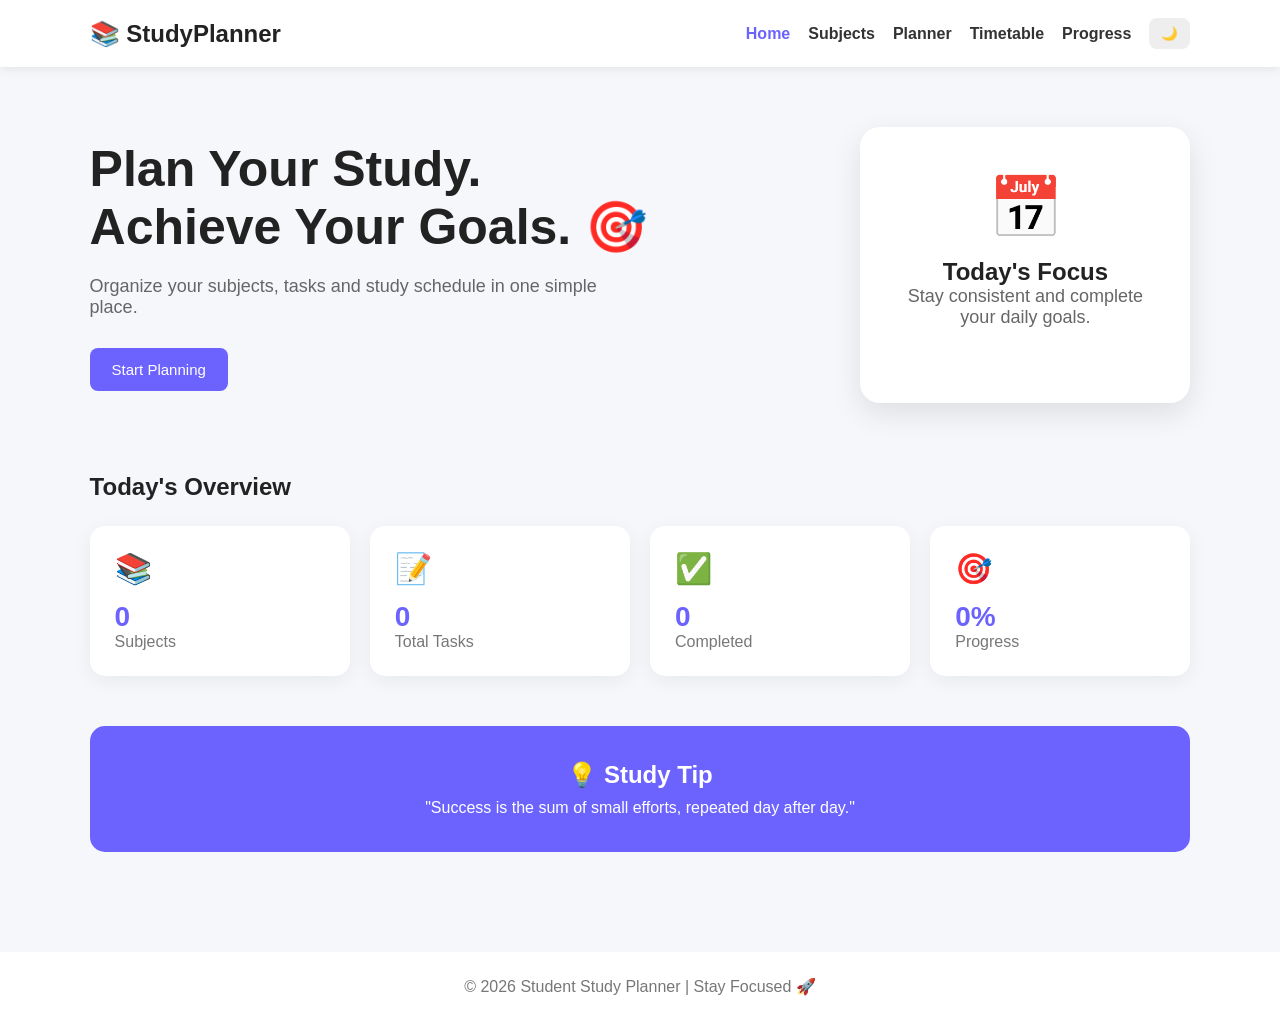
<file: index.html>
<!DOCTYPE html>
<html lang="en">

<head>
    <meta charset="UTF-8">
    <meta name="viewport" content="width=device-width, initial-scale=1.0">
    <title>Study Planner - Dashboard</title>
    <link rel="stylesheet" href="css/style.css">
</head>

<body>

    <header>
        <div class="logo">📚 StudyPlanner</div>

        <nav>
            <a href="index.html" class="active">Home</a>
            <a href="subjects.html">Subjects</a>
            <a href="planner.html">Planner</a>
            <a href="timetable.html">Timetable</a>
            <a href="progress.html">Progress</a>
            <button type="button" id="darkModeToggle" aria-label="Toggle dark mode" aria-pressed="false" title="Toggle dark mode" onclick="toggleDarkMode()">🌙</button>
        </nav>
    </header>

    <main>

        <section class="hero">
            <div>
                <h1>Plan Your Study.<br>Achieve Your Goals. 🎯</h1>
                <p>
                    Organize your subjects, tasks and study schedule
                    in one simple place.
                </p>

                <a href="planner.html" class="btn">
                    Start Planning
                </a>
            </div>

            <div class="hero-card">
                <div class="calendar-icon">📅</div>
                <h2>Today's Focus</h2>
                <p>Stay consistent and complete your daily goals.</p>
            </div>
        </section>


        <section class="dashboard">

            <h2>Today's Overview</h2>

            <div class="cards">

                <div class="card">
                    <div class="card-icon">📚</div>
                    <h3 id="subjectCount">0</h3>
                    <p>Subjects</p>
                </div>

                <div class="card">
                    <div class="card-icon">📝</div>
                    <h3 id="taskCount">0</h3>
                    <p>Total Tasks</p>
                </div>

                <div class="card">
                    <div class="card-icon">✅</div>
                    <h3 id="completedCount">0</h3>
                    <p>Completed</p>
                </div>

                <div class="card">
                    <div class="card-icon">🎯</div>
                    <h3 id="progressCount">0%</h3>
                    <p>Progress</p>
                </div>

            </div>

        </section>


        <section class="quote">
            <h2>💡 Study Tip</h2>
            <p>
                "Success is the sum of small efforts, repeated day after day."
            </p>
        </section>

    </main>

    <footer>
        <p>© 2026 Student Study Planner | Stay Focused 🚀</p>
    </footer>

    <script src="js/script.js"></script>

</body>

</html>
</file>
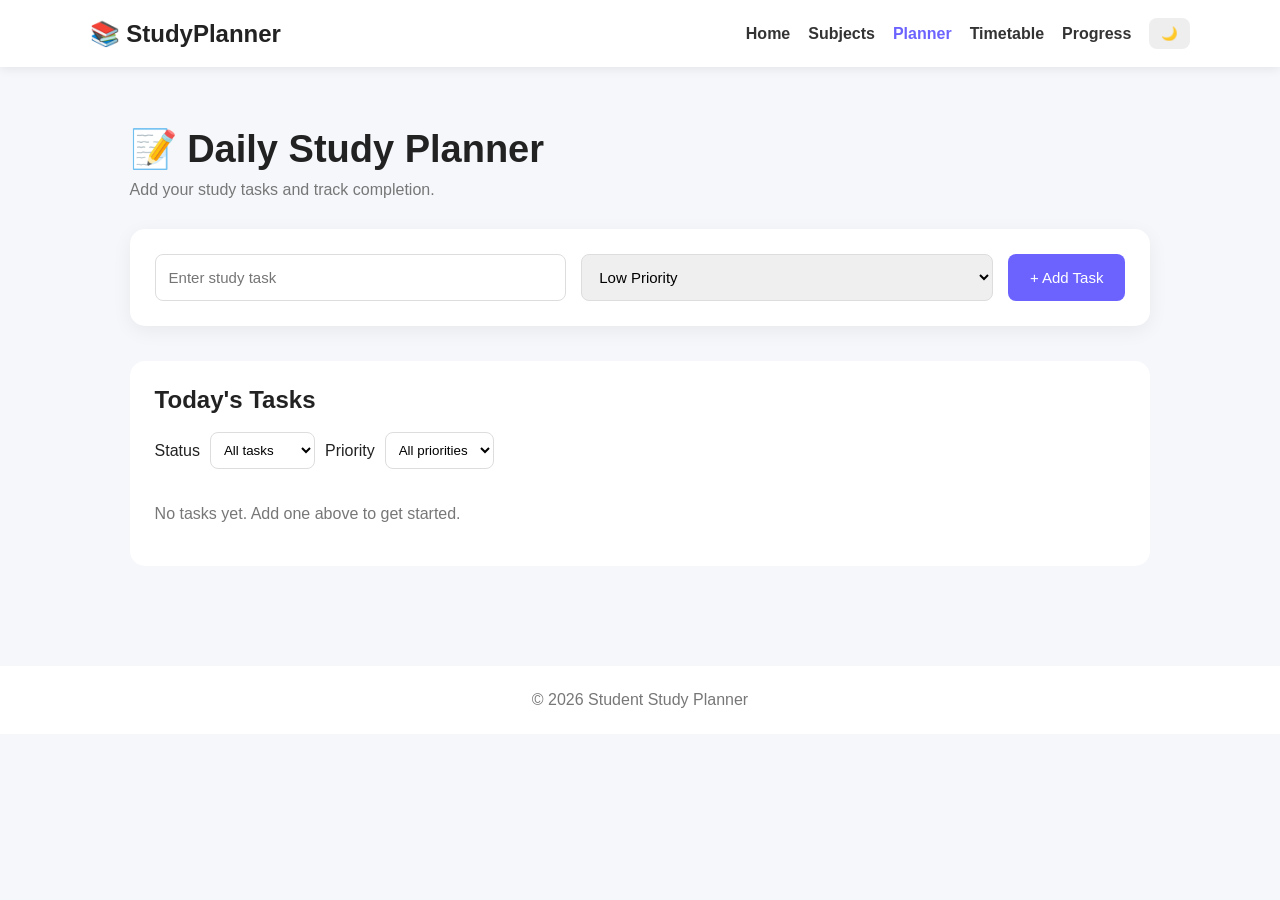
<file: planner.html>
<!DOCTYPE html>
<html lang="en">

<head>

    <meta charset="UTF-8">

    <meta name="viewport" content="width=device-width, initial-scale=1.0">

    <title>Study Planner</title>

    <link rel="stylesheet" href="css/style.css">

</head>


<body>

    <header>

        <div class="logo">📚 StudyPlanner</div>

        <nav>

            <a href="index.html">Home</a>

            <a href="subjects.html">Subjects</a>

            <a href="planner.html" class="active">
                Planner
            </a>

            <a href="timetable.html">
                Timetable
            </a>

            <a href="progress.html">
                Progress
            </a>

            <button type="button" id="darkModeToggle" aria-label="Toggle dark mode" aria-pressed="false" title="Toggle dark mode" onclick="toggleDarkMode()">
                🌙
            </button>

        </nav>

    </header>


    <main class="page">

        <h1>📝 Daily Study Planner</h1>

        <p class="subtitle">
            Add your study tasks and track completion.
        </p>


        <form class="form-card" onsubmit="event.preventDefault(); addTask()">

            <label for="taskInput" class="visually-hidden">Study task</label>
            <input type="text" id="taskInput" placeholder="Enter study task" maxlength="160" required>


            <label for="priority" class="visually-hidden">Task priority</label>
            <select id="priority">

                <option value="Low">
                    Low Priority
                </option>

                <option value="Medium">
                    Medium Priority
                </option>

                <option value="High">
                    High Priority
                </option>

            </select>


            <button type="submit" class="btn">

                + Add Task

            </button>

        </form>


        <div class="task-section">

            <h2>Today's Tasks</h2>

            <div class="task-filters">
                <label for="taskStatusFilter">Status</label>
                <select id="taskStatusFilter" onchange="loadTasks()">
                    <option value="all">All tasks</option>
                    <option value="pending">Pending</option>
                    <option value="completed">Completed</option>
                </select>

                <label for="taskPriorityFilter">Priority</label>
                <select id="taskPriorityFilter" onchange="loadTasks()">
                    <option value="all">All priorities</option>
                    <option value="low">Low</option>
                    <option value="medium">Medium</option>
                    <option value="high">High</option>
                </select>
            </div>

            <div id="taskList"></div>

        </div>

    </main>


    <footer>

        <p>
            © 2026 Student Study Planner
        </p>

    </footer>


    <script src="js/script.js"></script>

</body>

</html>
</file>
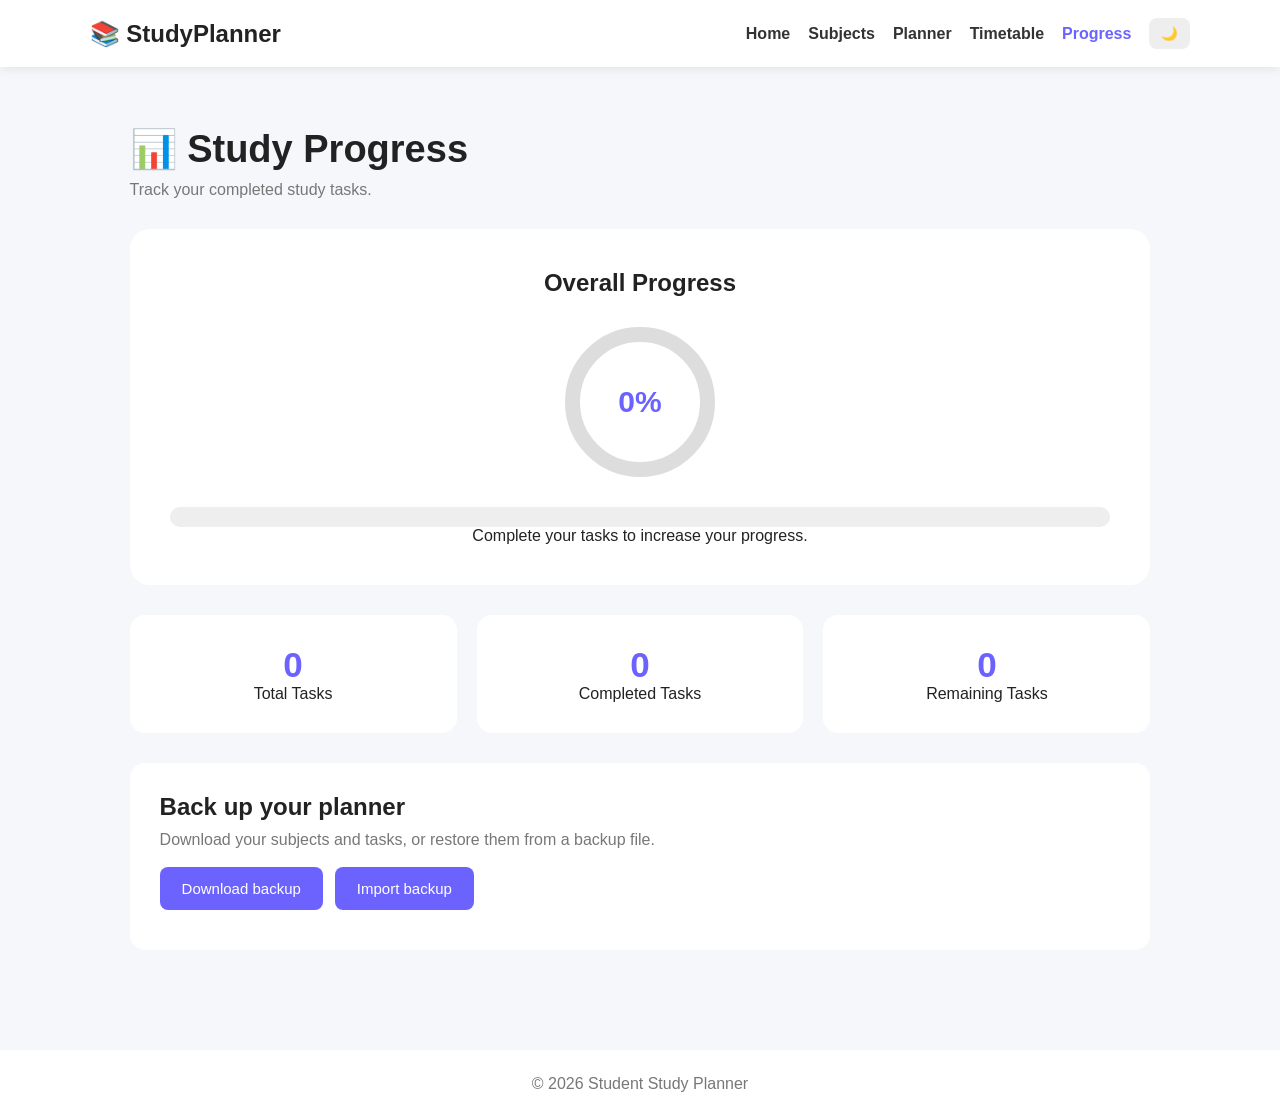
<file: progress.html>
<!DOCTYPE html>
<html lang="en">

<head>

    <meta charset="UTF-8">

    <meta name="viewport" content="width=device-width, initial-scale=1.0">

    <title>Progress</title>

    <link rel="stylesheet" href="css/style.css">

</head>


<body>

    <header>

        <div class="logo">
            📚 StudyPlanner
        </div>


        <nav>

            <a href="index.html">
                Home
            </a>

            <a href="subjects.html">
                Subjects
            </a>

            <a href="planner.html">
                Planner
            </a>

            <a href="timetable.html">
                Timetable
            </a>

            <a href="progress.html" class="active">
                Progress
            </a>

            <button type="button" id="darkModeToggle" aria-label="Toggle dark mode" aria-pressed="false" title="Toggle dark mode" onclick="toggleDarkMode()">
                🌙
            </button>

        </nav>

    </header>


    <main class="page">

        <h1>📊 Study Progress</h1>

        <p class="subtitle">
            Track your completed study tasks.
        </p>


        <div class="progress-card">

            <h2>Overall Progress</h2>

            <div class="progress-circle">

                <span id="progressPercentage">
                    0%
                </span>

            </div>


            <div class="progress-bar">

                <div id="progressBar"></div>

            </div>


            <p id="progressText">
                Complete your tasks to increase your progress.
            </p>

        </div>


        <div class="stats">

            <div class="stat">

                <h2 id="totalTasks">
                    0
                </h2>

                <p>Total Tasks</p>

            </div>


            <div class="stat">

                <h2 id="completedTasks">
                    0
                </h2>

                <p>Completed Tasks</p>

            </div>


            <div class="stat">

                <h2 id="remainingTasks">
                    0
                </h2>

                <p>Remaining Tasks</p>

            </div>

        </div>

        <section class="data-tools" aria-labelledby="backupHeading">
            <h2 id="backupHeading">Back up your planner</h2>
            <p>Download your subjects and tasks, or restore them from a backup file.</p>
            <div class="backup-actions">
                <button type="button" class="btn" onclick="exportPlannerData()">
                    Download backup
                </button>
                <label class="btn import-btn" for="backupFile">Import backup</label>
                <input
                    id="backupFile"
                    class="visually-hidden"
                    type="file"
                    accept="application/json,.json"
                    onchange="importPlannerData(event)">
            </div>
            <p id="backupStatus" class="backup-status" aria-live="polite"></p>
        </section>

    </main>


    <footer>

        <p>
            © 2026 Student Study Planner
        </p>

    </footer>


    <script src="js/script.js"></script>

</body>

</html>
</file>
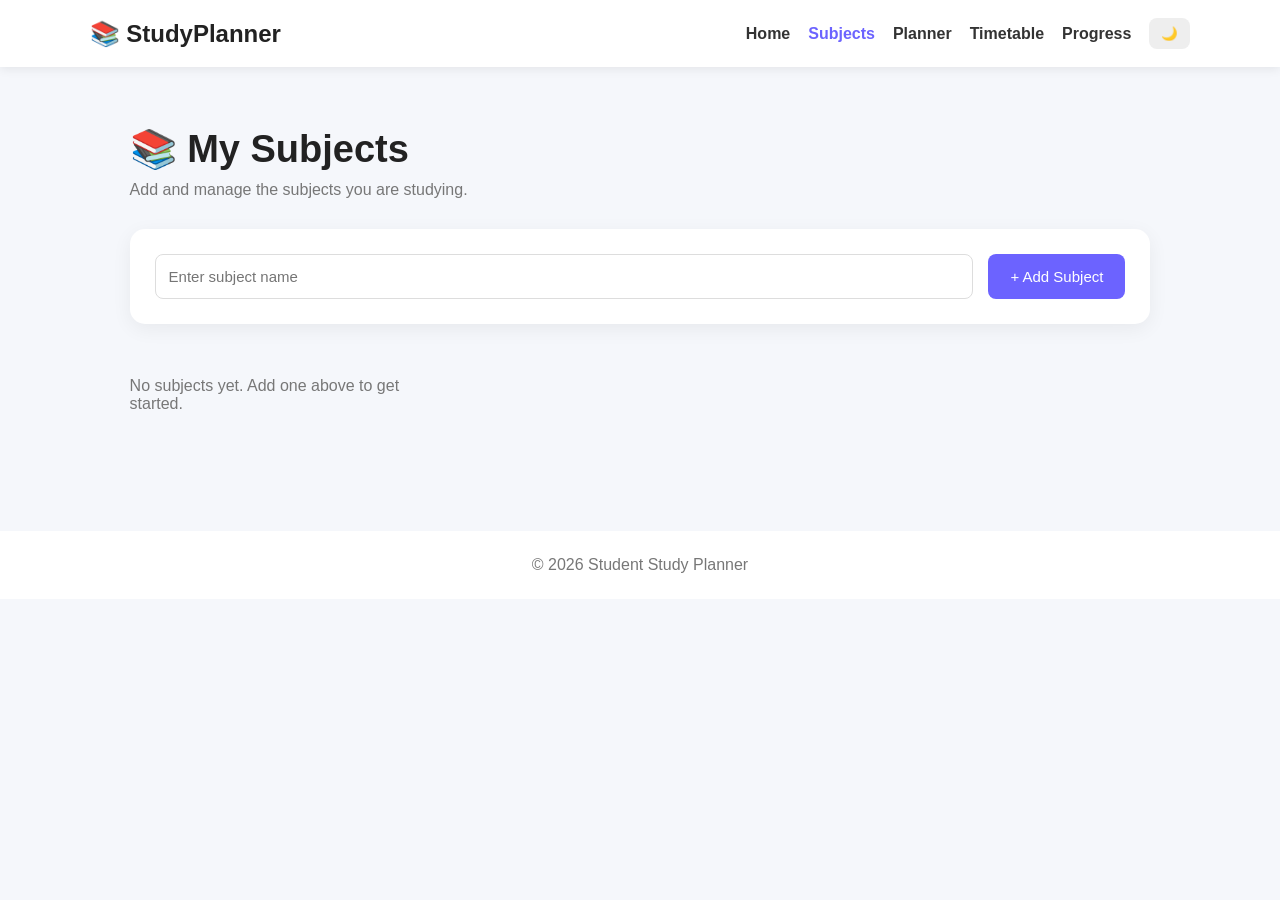
<file: subjects.html>
<!DOCTYPE html>
<html lang="en">

<head>
    <meta charset="UTF-8">
    <meta name="viewport" content="width=device-width, initial-scale=1.0">

    <title>Subjects - Study Planner</title>

    <link rel="stylesheet" href="css/style.css">
</head>

<body>

    <header>

        <div class="logo">📚 StudyPlanner</div>

        <nav>
            <a href="index.html">Home</a>
            <a href="subjects.html" class="active">Subjects</a>
            <a href="planner.html">Planner</a>
            <a href="timetable.html">Timetable</a>
            <a href="progress.html">Progress</a>

            <button type="button" id="darkModeToggle" aria-label="Toggle dark mode" aria-pressed="false" title="Toggle dark mode" onclick="toggleDarkMode()">🌙</button>
        </nav>

    </header>


    <main class="page">

        <h1>📚 My Subjects</h1>

        <p class="subtitle">
            Add and manage the subjects you are studying.
        </p>


        <form class="form-card" onsubmit="event.preventDefault(); addSubject()">

            <label for="subjectInput" class="visually-hidden">Subject name</label>
            <input type="text" id="subjectInput" placeholder="Enter subject name" maxlength="100" required>

            <button type="submit" class="btn">
                + Add Subject
            </button>

        </form>


        <div id="subjectList" class="subject-grid"></div>

    </main>


    <footer>
        <p>© 2026 Student Study Planner</p>
    </footer>


    <script src="js/script.js"></script>

</body>

</html>
</file>
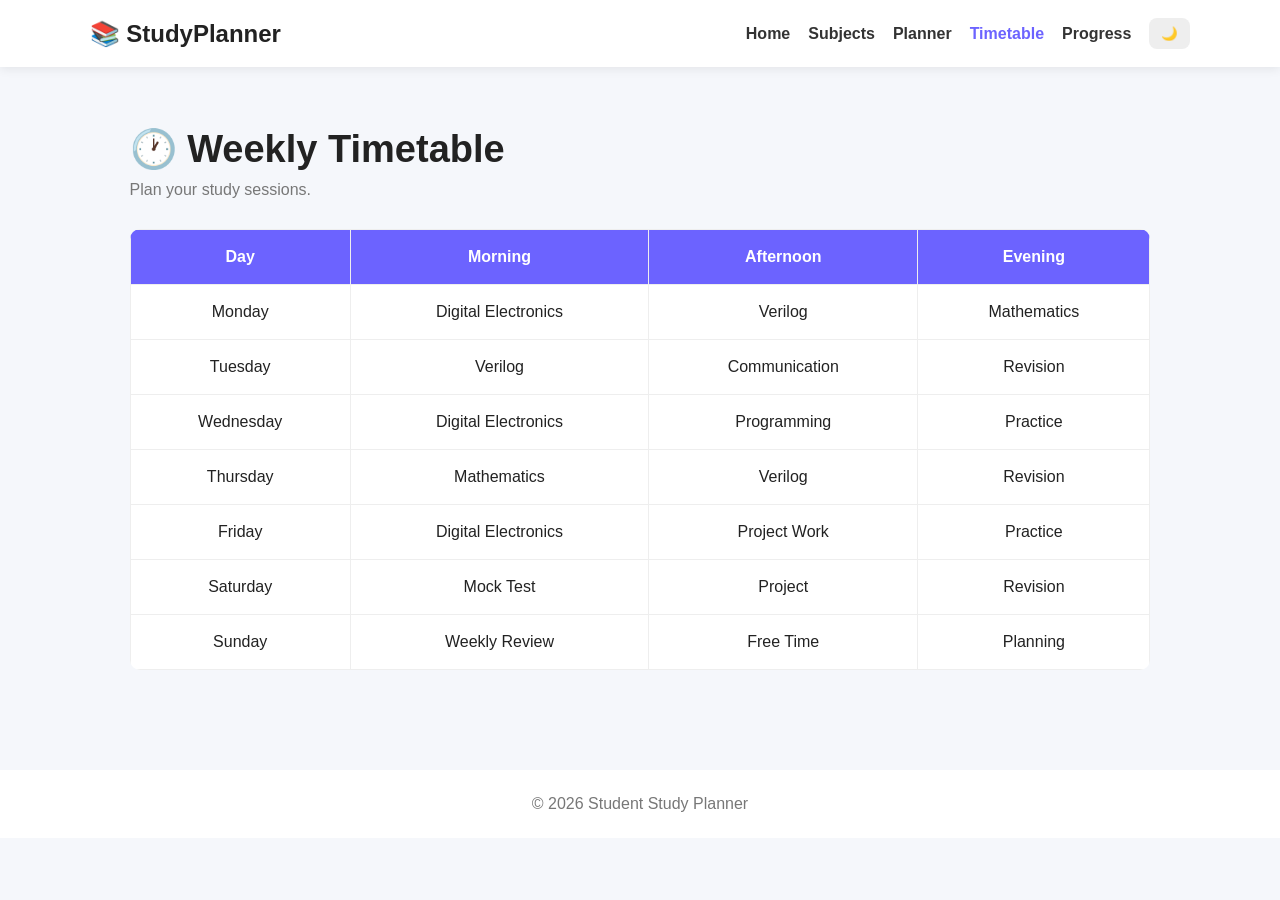
<file: timetable.html>
<!DOCTYPE html>
<html lang="en">

<head>

    <meta charset="UTF-8">

    <meta name="viewport" content="width=device-width, initial-scale=1.0">

    <title>Timetable</title>

    <link rel="stylesheet" href="css/style.css">

</head>


<body>

    <header>

        <div class="logo">
            📚 StudyPlanner
        </div>


        <nav>

            <a href="index.html">
                Home
            </a>

            <a href="subjects.html">
                Subjects
            </a>

            <a href="planner.html">
                Planner
            </a>

            <a href="timetable.html" class="active">
                Timetable
            </a>

            <a href="progress.html">
                Progress
            </a>

            <button type="button" id="darkModeToggle" aria-label="Toggle dark mode" aria-pressed="false" title="Toggle dark mode" onclick="toggleDarkMode()">
                🌙
            </button>

        </nav>

    </header>


    <main class="page">

        <h1>🕐 Weekly Timetable</h1>

        <p class="subtitle">
            Plan your study sessions.
        </p>


        <div class="table-container">

            <table>

                <thead>

                    <tr>

                        <th>Day</th>

                        <th>Morning</th>

                        <th>Afternoon</th>

                        <th>Evening</th>

                    </tr>

                </thead>


                <tbody>

                    <tr>

                        <td>Monday</td>

                        <td>Digital Electronics</td>

                        <td>Verilog</td>

                        <td>Mathematics</td>

                    </tr>


                    <tr>

                        <td>Tuesday</td>

                        <td>Verilog</td>

                        <td>Communication</td>

                        <td>Revision</td>

                    </tr>


                    <tr>

                        <td>Wednesday</td>

                        <td>Digital Electronics</td>

                        <td>Programming</td>

                        <td>Practice</td>

                    </tr>


                    <tr>

                        <td>Thursday</td>

                        <td>Mathematics</td>

                        <td>Verilog</td>

                        <td>Revision</td>

                    </tr>


                    <tr>

                        <td>Friday</td>

                        <td>Digital Electronics</td>

                        <td>Project Work</td>

                        <td>Practice</td>

                    </tr>


                    <tr>

                        <td>Saturday</td>

                        <td>Mock Test</td>

                        <td>Project</td>

                        <td>Revision</td>

                    </tr>


                    <tr>

                        <td>Sunday</td>

                        <td>Weekly Review</td>

                        <td>Free Time</td>

                        <td>Planning</td>

                    </tr>

                </tbody>

            </table>

        </div>

    </main>


    <footer>

        <p>
            © 2026 Student Study Planner
        </p>

    </footer>


    <script src="js/script.js"></script>

</body>

</html>
</file>
<file: css/style.css>
* {
    margin: 0;
    padding: 0;
    box-sizing: border-box;
}


body {
    font-family: Arial, sans-serif;
    background: #f5f7fb;
    color: #222;
    min-height: 100vh;
}


header {
    background: white;
    padding: 18px 7%;
    display: flex;
    justify-content: space-between;
    align-items: center;
    box-shadow: 0 2px 10px rgba(0,0,0,0.08);
}


.logo {
    font-size: 24px;
    font-weight: bold;
}


nav {
    display: flex;
    align-items: center;
    gap: 18px;
}


nav a {
    text-decoration: none;
    color: #333;
    font-weight: 600;
}


nav a:hover,
nav a.active {
    color: #6c63ff;
}


nav button {
    border: none;
    background: #eee;
    padding: 8px 12px;
    border-radius: 8px;
    cursor: pointer;
}


button:focus-visible,
a:focus-visible,
input:focus-visible,
select:focus-visible {
    outline: 3px solid #554bd8;
    outline-offset: 2px;
}


main {
    padding: 60px 7%;
}


.hero {
    display: flex;
    justify-content: space-between;
    align-items: center;
    gap: 50px;
}


.hero h1 {
    font-size: 50px;
    margin-bottom: 20px;
}


.hero p {
    font-size: 18px;
    color: #666;
    max-width: 550px;
    margin-bottom: 30px;
}


.btn {
    display: inline-block;
    border: none;
    background: #6c63ff;
    color: white;
    padding: 13px 22px;
    border-radius: 8px;
    text-decoration: none;
    cursor: pointer;
    font-size: 15px;
}


.btn:hover {
    background: #554bd8;
}


.hero-card {
    background: white;
    padding: 45px;
    width: 330px;
    border-radius: 20px;
    text-align: center;
    box-shadow: 0 10px 30px rgba(0,0,0,0.1);
}


.calendar-icon {
    font-size: 60px;
    margin-bottom: 15px;
}


.dashboard {
    margin-top: 70px;
}


.cards {
    display: grid;
    grid-template-columns:
    repeat(4, 1fr);
    gap: 20px;
    margin-top: 25px;
}


.card {
    background: white;
    padding: 25px;
    border-radius: 15px;
    box-shadow: 0 5px 20px rgba(0,0,0,0.06);
}


.card-icon {
    font-size: 30px;
    margin-bottom: 15px;
}


.card h3 {
    font-size: 28px;
    color: #6c63ff;
}


.card p {
    color: #777;
}


.quote {
    margin-top: 50px;
    background: #6c63ff;
    color: white;
    padding: 35px;
    border-radius: 15px;
    text-align: center;
}


.quote p {
    margin-top: 10px;
}


.page {
    max-width: 1200px;
    margin: auto;
}


.page h1 {
    font-size: 38px;
}


.subtitle {
    color: #777;
    margin-top: 10px;
    margin-bottom: 30px;
}


.form-card {
    background: white;
    padding: 25px;
    border-radius: 15px;
    display: flex;
    gap: 15px;
    margin-bottom: 35px;
    box-shadow: 0 5px 20px rgba(0,0,0,0.06);
}


.form-card input,
.form-card select {
    flex: 1;
    padding: 13px;
    border: 1px solid #ddd;
    border-radius: 8px;
    font-size: 15px;
}


.subject-grid {
    display: grid;
    grid-template-columns:
    repeat(3, 1fr);
    gap: 20px;
}


.subject-card {
    background: white;
    padding: 25px;
    border-radius: 15px;
    box-shadow: 0 5px 20px rgba(0,0,0,0.06);
}


.subject-card h3 {
    margin-bottom: 15px;
}


.delete-btn {
    background: #ff5252;
    color: white;
    border: none;
    padding: 8px 12px;
    border-radius: 6px;
    cursor: pointer;
}


.task-section {
    background: white;
    padding: 25px;
    border-radius: 15px;
}


.task-filters {
    display: flex;
    align-items: center;
    gap: 10px;
    margin: 18px 0;
}


.task-filters select {
    padding: 9px;
    border: 1px solid #ddd;
    border-radius: 8px;
    background: white;
}


.empty-state {
    padding: 18px 0;
    color: #777;
}


.task {
    display: flex;
    align-items: center;
    justify-content: space-between;
    padding: 18px;
    border-bottom: 1px solid #eee;
}


.task-actions {
    display: flex;
    gap: 8px;
}


.edit-btn {
    background: #6c63ff;
    color: white;
    border: none;
    padding: 8px 12px;
    border-radius: 6px;
    cursor: pointer;
}


.task-left {
    display: flex;
    gap: 15px;
    align-items: center;
}


.task.completed span {
    text-decoration: line-through;
    color: #999;
}


.priority {
    padding: 5px 10px;
    border-radius: 20px;
    font-size: 12px;
}


.low {
    background: #dff5e1;
    color: #258b38;
}


.medium {
    background: #fff1c7;
    color: #9b7000;
}


.high {
    background: #ffdada;
    color: #c62828;
}


.table-container {
    overflow-x: auto;
}


table {
    width: 100%;
    border-collapse: collapse;
    background: white;
    border-radius: 10px;
    overflow: hidden;
}


th,
td {
    padding: 18px;
    border: 1px solid #eee;
    text-align: center;
}


th {
    background: #6c63ff;
    color: white;
}


.progress-card {
    background: white;
    padding: 40px;
    border-radius: 20px;
    text-align: center;
    margin-bottom: 30px;
}


.progress-circle {
    width: 150px;
    height: 150px;
    border-radius: 50%;
    border: 15px solid #ddd;
    margin: 30px auto;
    display: flex;
    justify-content: center;
    align-items: center;
}


.progress-circle span {
    font-size: 30px;
    font-weight: bold;
    color: #6c63ff;
}


.progress-bar {
    width: 100%;
    height: 20px;
    background: #eee;
    border-radius: 20px;
    overflow: hidden;
}


#progressBar {
    width: 0%;
    height: 100%;
    background: #6c63ff;
    transition: 0.4s;
}


.stats {
    display: grid;
    grid-template-columns:
    repeat(3, 1fr);
    gap: 20px;
}


.stat {
    background: white;
    padding: 30px;
    text-align: center;
    border-radius: 15px;
}


.stat h2 {
    font-size: 35px;
    color: #6c63ff;
}


.data-tools {
    background: white;
    padding: 30px;
    border-radius: 15px;
    margin-top: 30px;
}


.data-tools p {
    color: #777;
    margin-top: 10px;
}


.backup-actions {
    display: flex;
    align-items: center;
    gap: 12px;
    margin-top: 18px;
}


.import-btn {
    font-weight: normal;
}


.backup-status.error {
    color: #c62828;
}


.visually-hidden {
    position: absolute;
    width: 1px;
    height: 1px;
    padding: 0;
    margin: -1px;
    overflow: hidden;
    clip: rect(0, 0, 0, 0);
    white-space: nowrap;
    border: 0;
}


footer {
    text-align: center;
    padding: 25px;
    margin-top: 40px;
    background: white;
    color: #777;
}


/* DARK MODE */

body.dark {
    background: #121212;
    color: white;
}


body.dark header,
body.dark footer,
body.dark .card,
body.dark .hero-card,
body.dark .form-card,
body.dark .subject-card,
body.dark .task-section,
body.dark .progress-card,
body.dark .stat,
body.dark .data-tools,
body.dark table {
    background: #1e1e1e;
}


body.dark nav a {
    color: white;
}


body.dark .form-card input,
body.dark .form-card select,
body.dark .task-filters select {
    color: white;
    background: #2b2b2b;
    border-color: #555;
}


body.dark .subtitle,
body.dark .card p {
    color: #bbb;
}


/* MOBILE */

@media(max-width: 800px) {

    header {
        flex-direction: column;
        gap: 20px;
    }


    nav {
        flex-wrap: wrap;
        justify-content: center;
    }


    .hero {
        flex-direction: column;
    }


    .hero h1 {
        font-size: 38px;
    }


    .cards {
        grid-template-columns:
        repeat(2, 1fr);
    }


    .subject-grid {
        grid-template-columns: 1fr;
    }


    .form-card {
        flex-direction: column;
    }

    .task-filters {
        align-items: stretch;
        flex-direction: column;
    }

    .task {
        align-items: flex-start;
        flex-wrap: wrap;
    }

    .task-left {
        flex-wrap: wrap;
    }

    .backup-actions {
        align-items: stretch;
        flex-direction: column;
    }


    .stats {
        grid-template-columns: 1fr;
    }

}
</file>
